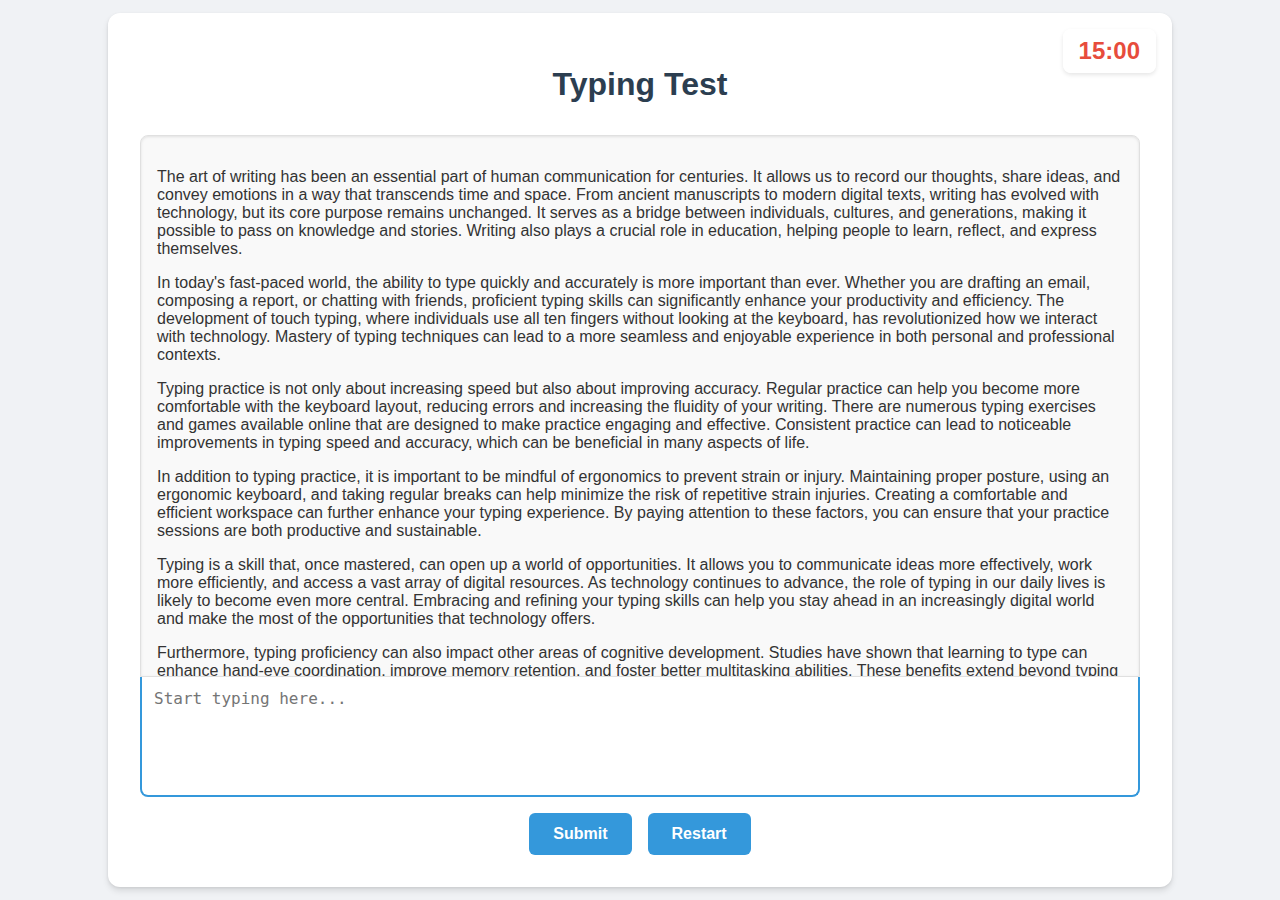
<file: index.html>
<!DOCTYPE html>
<html lang="en">
<head>
  <meta charset="UTF-8">
  <meta name="viewport" content="width=device-width, initial-scale=1.0">
  <title>Typing Test</title>
  <link rel="stylesheet" href="styles.css">
</head>
<body>
  <div class="container">
    <h1>Typing Test</h1>
    <div class="timer" id="timer">15:00</div>
    <div class="test-container">
      <div class="text-section" id="text-section">
        <!-- Text to be typed will go here -->
      </div>
      <textarea id="typed-text" placeholder="Start typing here..."></textarea>
    </div>
    <div class="button-container">
      <button id="submit-button">Submit</button>
      <button id="restart-button">Restart</button>
    </div>
    <div class="result-stats" id="result-stats" style="display: none;">
      <!-- Results will be shown here -->
    </div>
    <div class="text-diff" id="text-comparison" style="display: none;">
      <!-- Text comparison will be shown here -->
    </div>
  </div>
  <script src="script.js"></script>
</body>
</html>
</file>
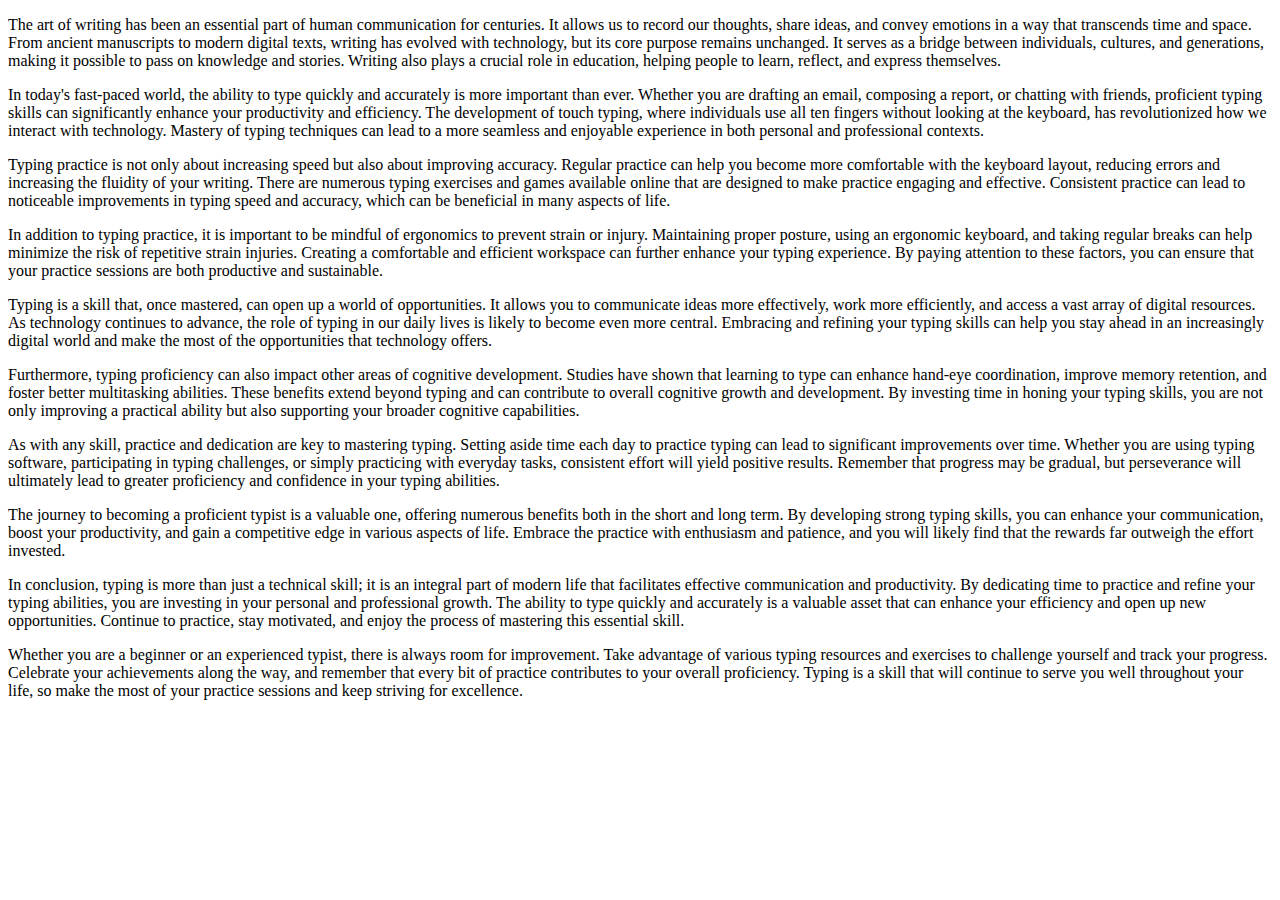
<file: paragraph.html>
<!DOCTYPE html>
<html lang="en">
<head>
    <meta charset="UTF-8">
    <meta name="viewport" content="width=device-width, initial-scale=1.0">
    <title>Paragraph Content</title>
</head>
<body>
    <div id="paragraph-content">
        <p>
        The art of writing has been an essential part of human communication for centuries. It allows us to record our thoughts, share ideas, and convey emotions in a way that transcends time and space. From ancient manuscripts to modern digital texts, writing has evolved with technology, but its core purpose remains unchanged. It serves as a bridge between individuals, cultures, and generations, making it possible to pass on knowledge and stories. Writing also plays a crucial role in education, helping people to learn, reflect, and express themselves.
    </p>
    
    <p>
        In today's fast-paced world, the ability to type quickly and accurately is more important than ever. Whether you are drafting an email, composing a report, or chatting with friends, proficient typing skills can significantly enhance your productivity and efficiency. The development of touch typing, where individuals use all ten fingers without looking at the keyboard, has revolutionized how we interact with technology. Mastery of typing techniques can lead to a more seamless and enjoyable experience in both personal and professional contexts.
    </p>
    
    <p>
        Typing practice is not only about increasing speed but also about improving accuracy. Regular practice can help you become more comfortable with the keyboard layout, reducing errors and increasing the fluidity of your writing. There are numerous typing exercises and games available online that are designed to make practice engaging and effective. Consistent practice can lead to noticeable improvements in typing speed and accuracy, which can be beneficial in many aspects of life.
    </p>
    
    <p>
        In addition to typing practice, it is important to be mindful of ergonomics to prevent strain or injury. Maintaining proper posture, using an ergonomic keyboard, and taking regular breaks can help minimize the risk of repetitive strain injuries. Creating a comfortable and efficient workspace can further enhance your typing experience. By paying attention to these factors, you can ensure that your practice sessions are both productive and sustainable.
    </p>
    
    <p>
        Typing is a skill that, once mastered, can open up a world of opportunities. It allows you to communicate ideas more effectively, work more efficiently, and access a vast array of digital resources. As technology continues to advance, the role of typing in our daily lives is likely to become even more central. Embracing and refining your typing skills can help you stay ahead in an increasingly digital world and make the most of the opportunities that technology offers.
    </p>
    
    <p>
        Furthermore, typing proficiency can also impact other areas of cognitive development. Studies have shown that learning to type can enhance hand-eye coordination, improve memory retention, and foster better multitasking abilities. These benefits extend beyond typing and can contribute to overall cognitive growth and development. By investing time in honing your typing skills, you are not only improving a practical ability but also supporting your broader cognitive capabilities.
    </p>
    
    <p>
        As with any skill, practice and dedication are key to mastering typing. Setting aside time each day to practice typing can lead to significant improvements over time. Whether you are using typing software, participating in typing challenges, or simply practicing with everyday tasks, consistent effort will yield positive results. Remember that progress may be gradual, but perseverance will ultimately lead to greater proficiency and confidence in your typing abilities.
    </p>
    
    <p>
        The journey to becoming a proficient typist is a valuable one, offering numerous benefits both in the short and long term. By developing strong typing skills, you can enhance your communication, boost your productivity, and gain a competitive edge in various aspects of life. Embrace the practice with enthusiasm and patience, and you will likely find that the rewards far outweigh the effort invested.
    </p>
    
    <p>
        In conclusion, typing is more than just a technical skill; it is an integral part of modern life that facilitates effective communication and productivity. By dedicating time to practice and refine your typing abilities, you are investing in your personal and professional growth. The ability to type quickly and accurately is a valuable asset that can enhance your efficiency and open up new opportunities. Continue to practice, stay motivated, and enjoy the process of mastering this essential skill.
    </p>
    
    <p>
        Whether you are a beginner or an experienced typist, there is always room for improvement. Take advantage of various typing resources and exercises to challenge yourself and track your progress. Celebrate your achievements along the way, and remember that every bit of practice contributes to your overall proficiency. Typing is a skill that will continue to serve you well throughout your life, so make the most of your practice sessions and keep striving for excellence.
    </p>

    </div>
</body>
</html>
</file>
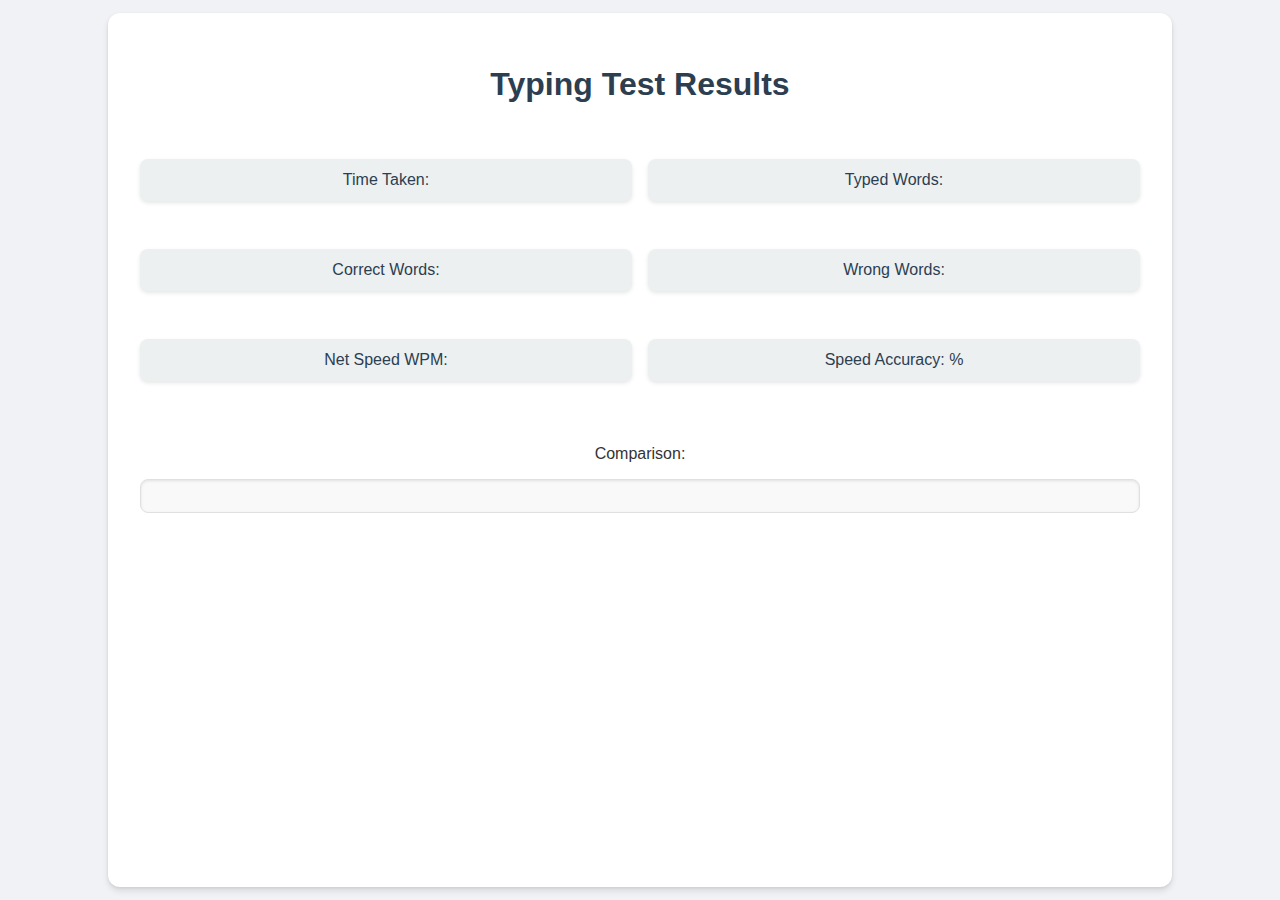
<file: results.html>
<!DOCTYPE html>
<html lang="en">
<head>
    <meta charset="UTF-8">
    <meta name="viewport" content="width=device-width, initial-scale=1.0">
    <title>Typing Test Results</title>
    <link rel="stylesheet" href="styles.css">
</head>
<body>
    <div class="container">
        <h1>Typing Test Results</h1>
        <div class="result-stats">
            <p>Time Taken: <span id="result-timeTaken"></span></p>
            <p>Typed Words: <span id="result-typedWords"></span></p>
            <p>Correct Words: <span id="result-correctWords"></span></p>
            <p>Wrong Words: <span id="result-wrongWords"></span></p>
            <p>Net Speed WPM: <span id="result-netSpeed"></span></p>
            <p>Speed Accuracy: <span id="result-accuracy"></span>%</p>
        </div>
        <div class="text-diff">
            <p>Comparison:</p>
            <pre id="text-comparison"></pre>
        </div>
    </div>
    <script>
        document.addEventListener('DOMContentLoaded', () => {
            const urlParams = new URLSearchParams(window.location.search);
            document.getElementById('result-timeTaken').innerText = urlParams.get('timeTaken');
            document.getElementById('result-typedWords').innerText = urlParams.get('typedWords');
            document.getElementById('result-correctWords').innerText = urlParams.get('correctWords');
            document.getElementById('result-wrongWords').innerText = urlParams.get('wrongWords');
            document.getElementById('result-netSpeed').innerText = urlParams.get('netSpeed');
            document.getElementById('result-accuracy').innerText = urlParams.get('accuracy');

            const originalText = localStorage.getItem('originalText').split(' ');
            const typedText = localStorage.getItem('typedText').split(' ');
            const textComparison = document.getElementById('text-comparison');
            let comparisonHtml = '';

            for (let i = 0; i < originalText.length; i++) {
                if (typedText[i] === undefined) {
                    comparisonHtml += `<span class="wrong">${originalText[i]} </span>`;
                } else if (typedText[i] === originalText[i]) {
                    comparisonHtml += `<span class="correct">${typedText[i]} </span>`;
                } else {
                    comparisonHtml += `<span class="wrong">${typedText[i]} </span>`;
                }
            }

            textComparison.innerHTML = comparisonHtml;
        });
    </script>
</body>
</html>
</file>
<file: styles.css>
/* Base styles */
body {
  font-family: 'Roboto', Arial, sans-serif;
  background-color: #f0f2f5;
  display: flex;
  justify-content: center;
  align-items: center;
  min-height: 100vh;
  margin: 0;
  color: #333;
}

.container {
  background-color: #ffffff;
  padding: 2rem;
  border-radius: 12px;
  box-shadow: 0 4px 6px rgba(0, 0, 0, 0.1), 0 1px 3px rgba(0, 0, 0, 0.08);
  width: 90%;
  max-width: 1000px;
  height: 90vh;
  display: flex;
  flex-direction: column;
  position: relative;
}

h1 {
  color: #2c3e50;
  margin-bottom: 1rem;
  font-size: 2rem;
  text-align: center;
}

/* Timer styles */
.timer {
  font-size: 1.5rem;
  font-weight: bold;
  color: #e74c3c;
  position: absolute;
  top: 1rem;
  right: 1rem;
  background-color: rgba(255, 255, 255, 0.9);
  padding: 0.5rem 1rem;
  border-radius: 8px;
  box-shadow: 0 2px 4px rgba(0, 0, 0, 0.1);
}

/* Typing test styles */
.test-container {
  flex-grow: 1;
  display: flex;
  flex-direction: column;
  overflow: hidden;
  margin-top: 1rem;
}

.text-section {
  flex: 1;
  overflow-y: scroll;
  border: 1px solid #e0e0e0;
  padding: 1rem;
  background-color: #f9f9f9;
  border-radius: 8px 8px 0 0;
  box-shadow: inset 0 1px 3px rgba(0, 0, 0, 0.1);
}

#text-to-type {
  font-size: 1.1rem;
  line-height: 1.6;
  color: #34495e;
}

#typed-text {
  width: 100%;
  height: 120px;
  font-size: 1rem;
  padding: 0.75rem;
  border: 2px solid #3498db;
  border-top: none;
  border-radius: 0 0 8px 8px;
  box-sizing: border-box;
  resize: none;
}

#typed-text:focus {
  outline: none;
  border-color: #2980b9;
}

/* Button styles */
.button-container {
  display: flex;
  justify-content: center;
  gap: 1rem;
  margin-top: 1rem;
}

button {
  padding: 0.75rem 1.5rem;
  font-size: 1rem;
  font-weight: 600;
  background-color: #3498db;
  color: #ffffff;
  border: none;
  border-radius: 6px;
  cursor: pointer;
  transition: background-color 0.3s ease, transform 0.1s ease;
}

button:hover {
  background-color: #2980b9;
}

button:active {
  transform: translateY(1px);
}

/* Results page styles */
.result-stats {
  display: flex;
  flex-wrap: wrap;
  justify-content: center;
  gap: 1rem;
  margin-top: 1.5rem;
}

.result-stats p {
  font-size: 1rem;
  color: #2c3e50;
  background-color: #ecf0f1;
  padding: 0.75rem 1rem;
  border-radius: 8px;
  min-width: 140px;
  text-align: center;
  flex: 1 1 calc(33% - 1rem);
  box-shadow: 0 2px 4px rgba(0, 0, 0, 0.1);
}

.text-diff {
  margin-top: 2rem;
  text-align: center;
}

#text-comparison {
  white-space: pre-wrap;
  font-size: 1rem;
  line-height: 1.6;
  color: #34495e;
  text-align: left;
  background-color: #f9f9f9;
  padding: 1rem;
  border-radius: 8px;
  border: 1px solid #e0e0e0;
  box-shadow: inset 0 1px 3px rgba(0, 0, 0, 0.1);
}

.correct {
  color: green;
}

.wrong {
  color: red;
}

/* Responsive design */
@media (max-width: 768px) {
  .container {
    padding: 1.5rem;
    height: 95vh;
  }

  h1 {
    font-size: 1.75rem;
  }

  .timer {
    font-size: 1.2rem;
    top: 0.5rem;
    right: 0.5rem;
  }

  .text-section {
    padding: 0.75rem;
  }

  #typed-text {
    height: 100px;
  }

  .result-stats p {
    flex: 1 1 calc(50% - 1rem);
  }
}

@media (max-width: 480px) {
  .container {
    padding: 1rem;
  }

  h1 {
    font-size: 1.5rem;
  }

  .result-stats p {
    flex: 1 1 100%;
  }

  button {
    padding: 0.6rem 1.2rem;
    font-size: 0.9rem;
  }
}
</file>
